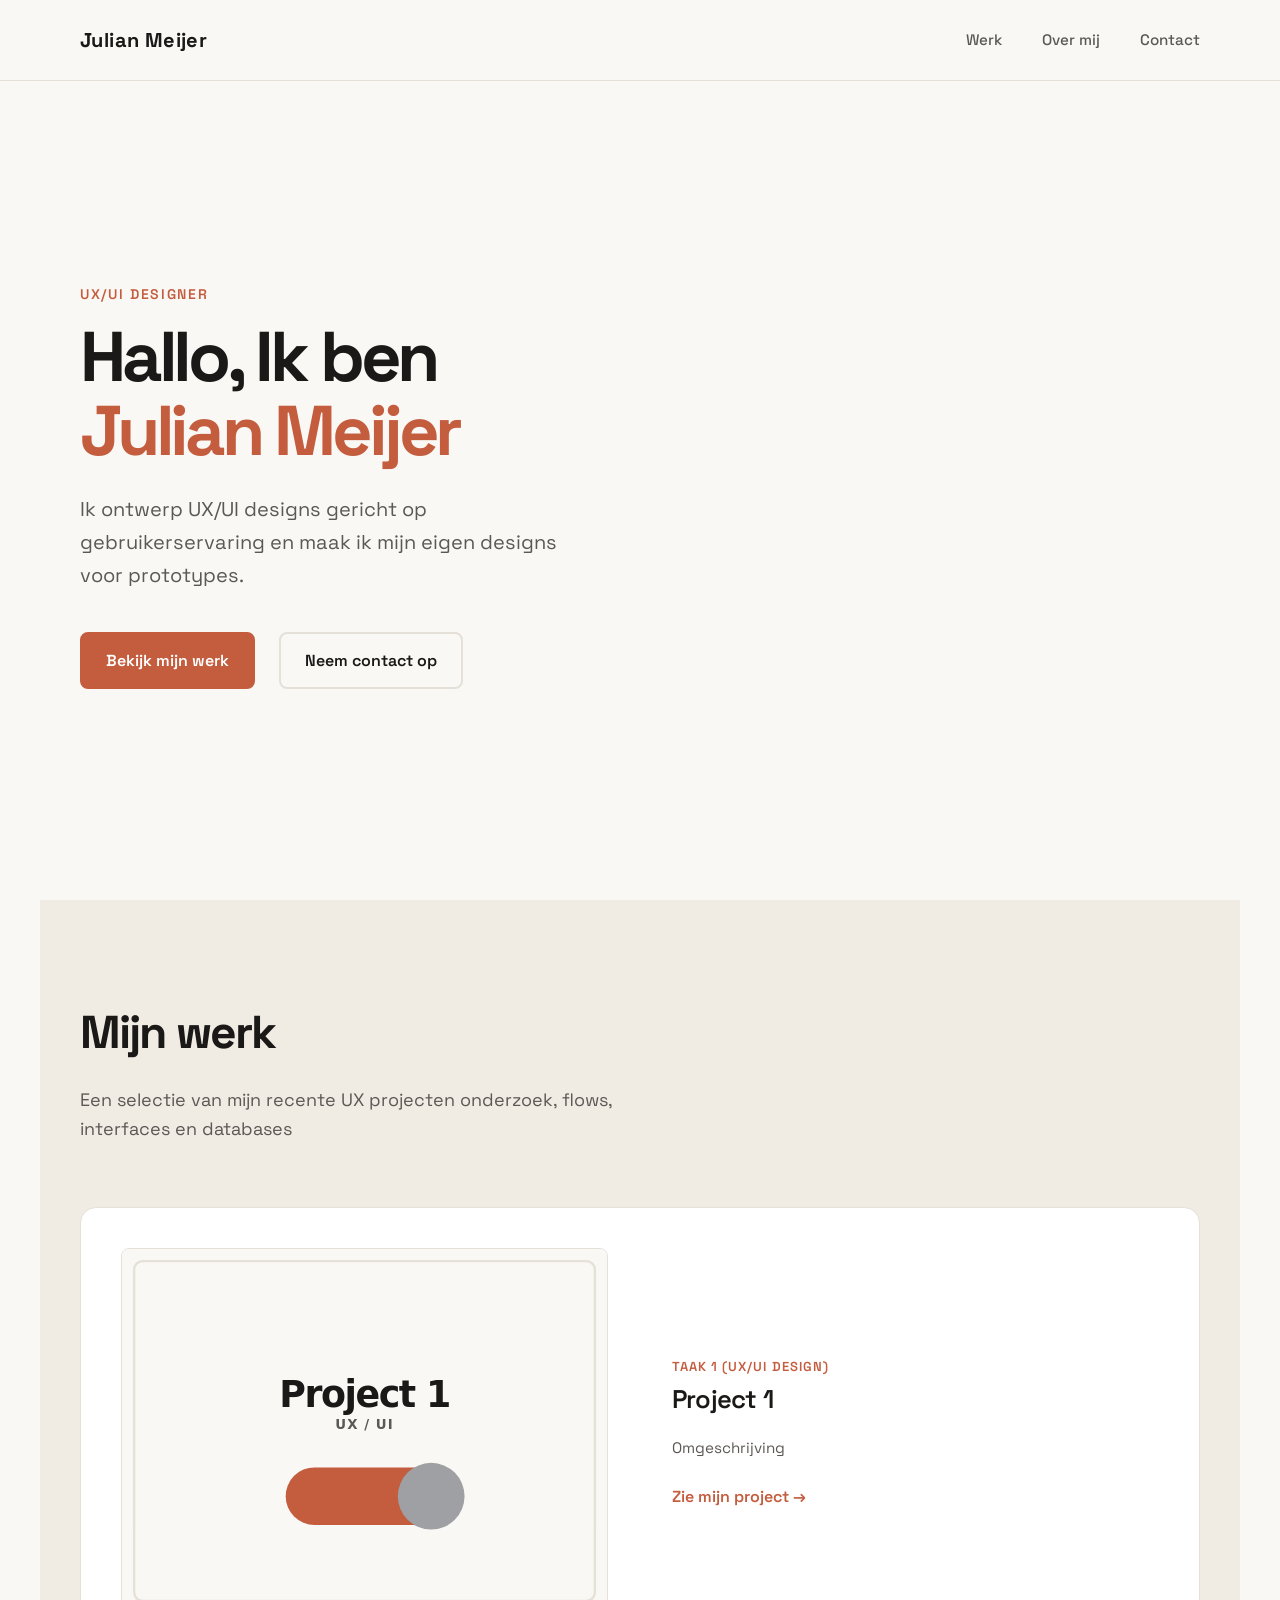
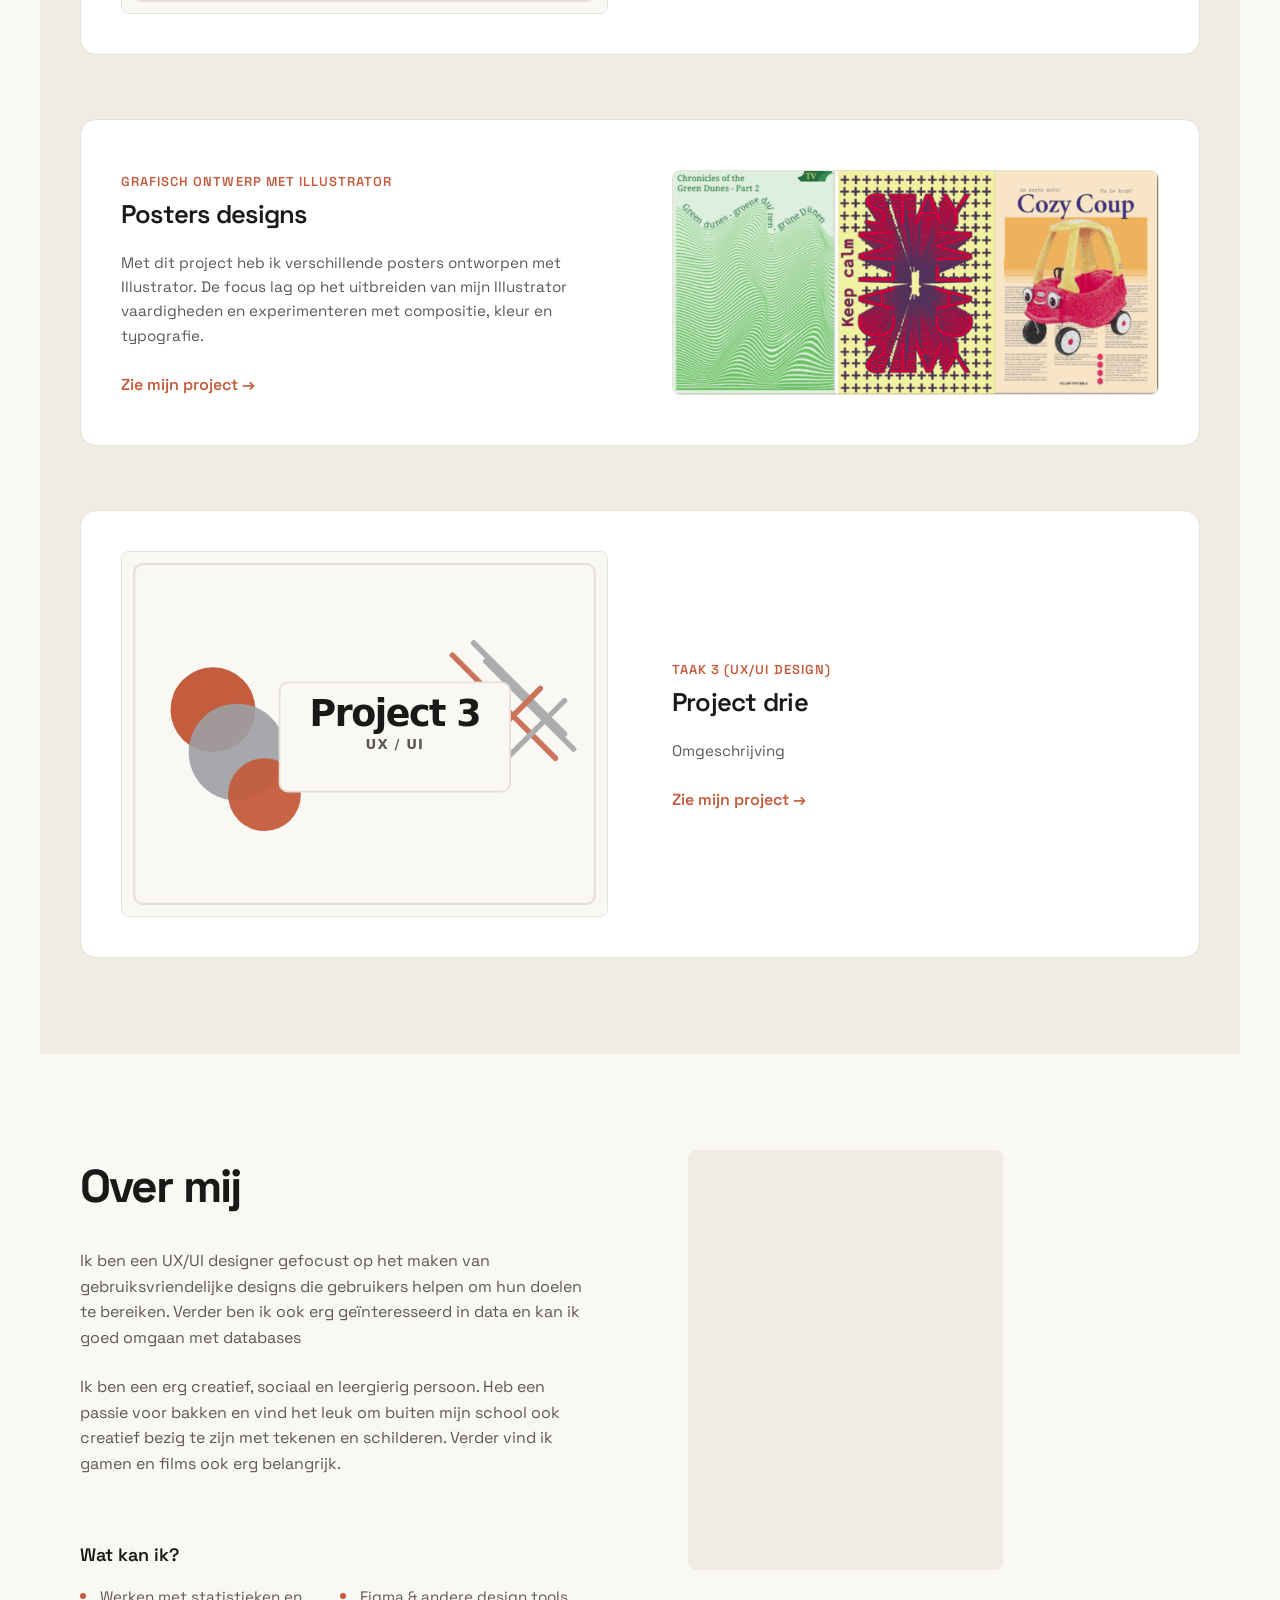
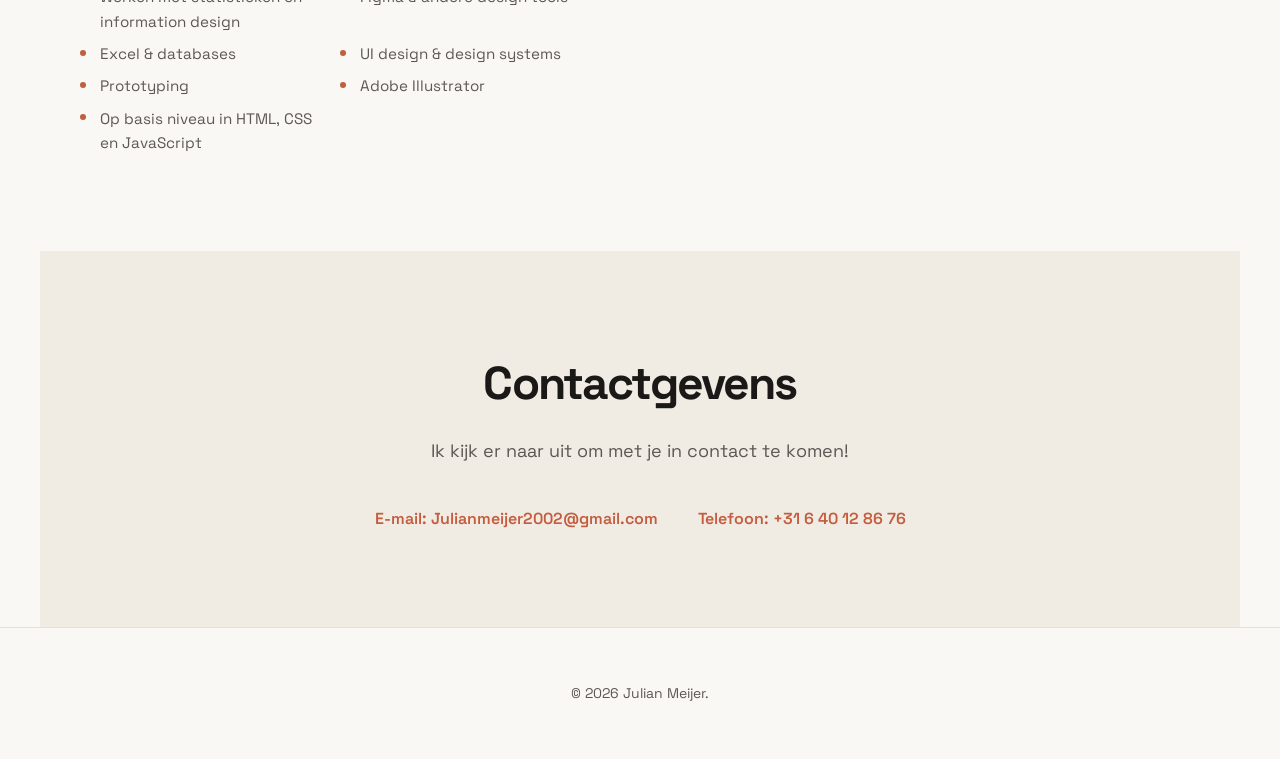
<file: Portfolio Julian Meijer website/index.html>
<!DOCTYPE html>
<html lang="nl">
<head>
    <meta charset="UTF-8">
    <meta name="viewport" content="width=device-width, initial-scale=1.0">
    <title>Julian Meijer — UX Designer</title>
    <meta name="description" content="Portfolio van Julian Meijer — UX design, user research en product design.">
    <link rel="preconnect" href="https://fonts.googleapis.com">
    <link rel="preconnect" href="https://fonts.gstatic.com" crossorigin>
    <link href="https://fonts.googleapis.com/css2?family=Space+Grotesk:wght@300;400;500;600;700&display=swap" rel="stylesheet">
    <link rel="stylesheet" href="styles.css">
</head>
<body>
    <header class="header">
        <nav class="nav">
            <a href="#" class="logo">Julian Meijer</a>
            <ul class="nav-links">
                <li><a href="#work">Werk</a></li>
                <li><a href="#about">Over mij</a></li>
                <li><a href="#contact">Contact</a></li>
            </ul>
            <button class="nav-toggle" aria-label="Menu openen">
                <span></span>
                <span></span>
                <span></span>
            </button>
        </nav>
    </header>

    <main>
        <section class="hero">
            <p class="hero-label">UX/UI Designer</p>
            <h1 class="hero-title">Hallo, Ik ben<span class="name">Julian Meijer</span></h1>
            <p class="hero-desc">Ik ontwerp UX/UI designs gericht op gebruikerservaring en maak ik mijn eigen designs voor prototypes. </p>
            <div class="hero-cta">
                <a href="#work" class="btn btn-primary">Bekijk mijn werk</a>
                <a href="#contact" class="btn btn-ghost">Neem contact op</a>
            </div>
        </section>

        <section id="work" class="section work">
            <h2 class="section-title">Mijn werk</h2>
            <p class="section-intro">Een selectie van mijn recente UX projecten onderzoek, flows, interfaces en databases</p>

            <div class="projects">
                <article class="project-card" data-aos>
                    <div class="project-image">
                        <img class="project-image-img" src="assets/project-1.svg" alt="Project 1 cover">
                    </div>
                    <div class="project-content">
                        <span class="project-meta">TAAK 1 (UX/UI Design)</span>
                        <h3 class="project-title">Project 1</h3>
                        <p class="project-desc"> Omgeschrijving</p>
                        <a href="#" class="project-link">Zie mijn project →</a>
                    </div>
                </article>

                <article class="project-card" data-aos>
                    <div class="project-image">
                        <img class="project-image-img" src="assets/project_2.png" alt="Project 2 cover">
                    </div>
                    <div class="project-content">
                        <span class="project-meta">Grafisch ontwerp met illustrator</span>
                        <h3 class="project-title">Posters designs</h3>
                        <p class="project-desc"> Met dit project heb ik verschillende posters ontworpen met Illustrator. De focus lag op het uitbreiden van mijn Illustrator vaardigheden en experimenteren met compositie, kleur en typografie.</p>
                        <a href="project2.html" class="project-link">Zie mijn project →</a>
                    </div>
                </article>

                <article class="project-card" data-aos>
                    <div class="project-image">
                        <img class="project-image-img" src="assets/project-3.svg" alt="Project 3 cover">
                    </div>
                    <div class="project-content">
                        <span class="project-meta">TAAK 3 (UX/UI Design)</span>
                        <h3 class="project-title">Project drie</h3>
                        <p class="project-desc"> Omgeschrijving</p>
                        <a href="#" class="project-link">Zie mijn project →</a>
                    </div>
                </article>
            </div>
        </section>

        <section id="about" class="section about">
            <div class="about-grid">
                <div class="about-content">
                    <h2 class="section-title">Over mij</h2>
                    <p class="about-text">Ik ben een UX/UI designer gefocust op het maken van gebruiksvriendelijke designs die gebruikers helpen om hun doelen te bereiken. Verder ben ik ook erg geïnteresseerd in data en kan ik goed omgaan met databases</p>
                    <p class="about-text">Ik ben een erg creatief, sociaal en leergierig persoon. Heb een passie voor bakken en vind het leuk om buiten mijn school ook creatief bezig te zijn met tekenen en schilderen. Verder vind ik gamen en films ook erg belangrijk.</p>
                    <div class="skills">
                        <h3 class="skills-title">Wat kan ik?</h3>
                        <ul class="skills-list">
                            <li>Werken met statistieken en information design</li>
                            <li>Figma & andere design tools</li>
                            <li>Excel & databases</li>
                            <li>UI design & design systems</li>
                            <li>Prototyping</li>
                            <li>Adobe Illustrator</li>
                            <li>Op basis niveau in HTML, CSS en JavaScript</li>
                        </ul>
                    </div>
                </div>
                <div class="about-visual">
                    <div class="about-image-placeholder">
                    </div>
                </div>
            </div>
        </section>

        <section id="contact" class="section contact">
            <h2 class="section-title">Contactgevens</h2>
            <p class="contact-intro">Ik kijk er naar uit om met je in contact te komen!</p>
            <div class="contact-links">
                <a href="mailto:julianmeijer2002@gmail.com" class="contact-link">E-mail: Julianmeijer2002@gmail.com</a>
                <a href="tel:+31612345678" class="contact-link">Telefoon: +31 6 40 12 86 76</a>
            </div>
        </section>
    </main>

    <footer class="footer">
        <p>© <span id="year"></span> Julian Meijer. </p>
    </footer>

    <script src="script.js"></script>
</body>
</html>
</file>
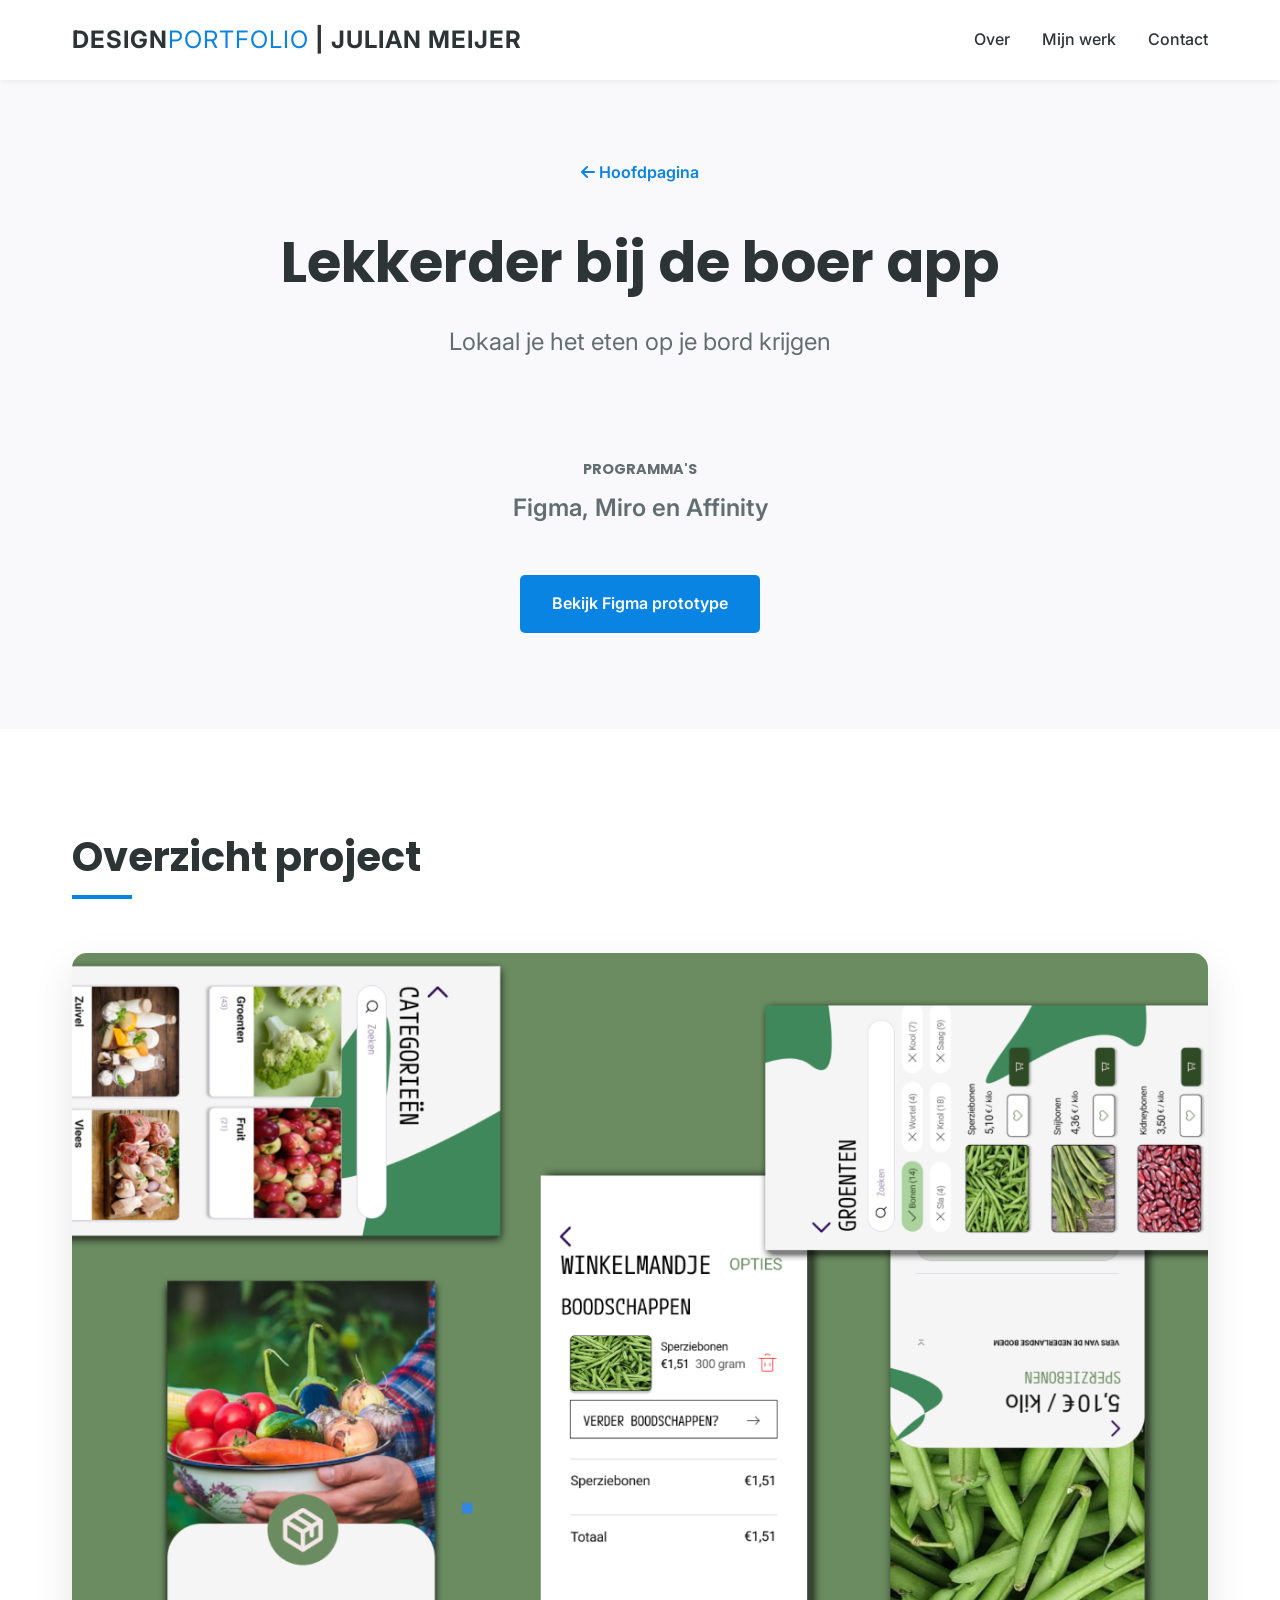
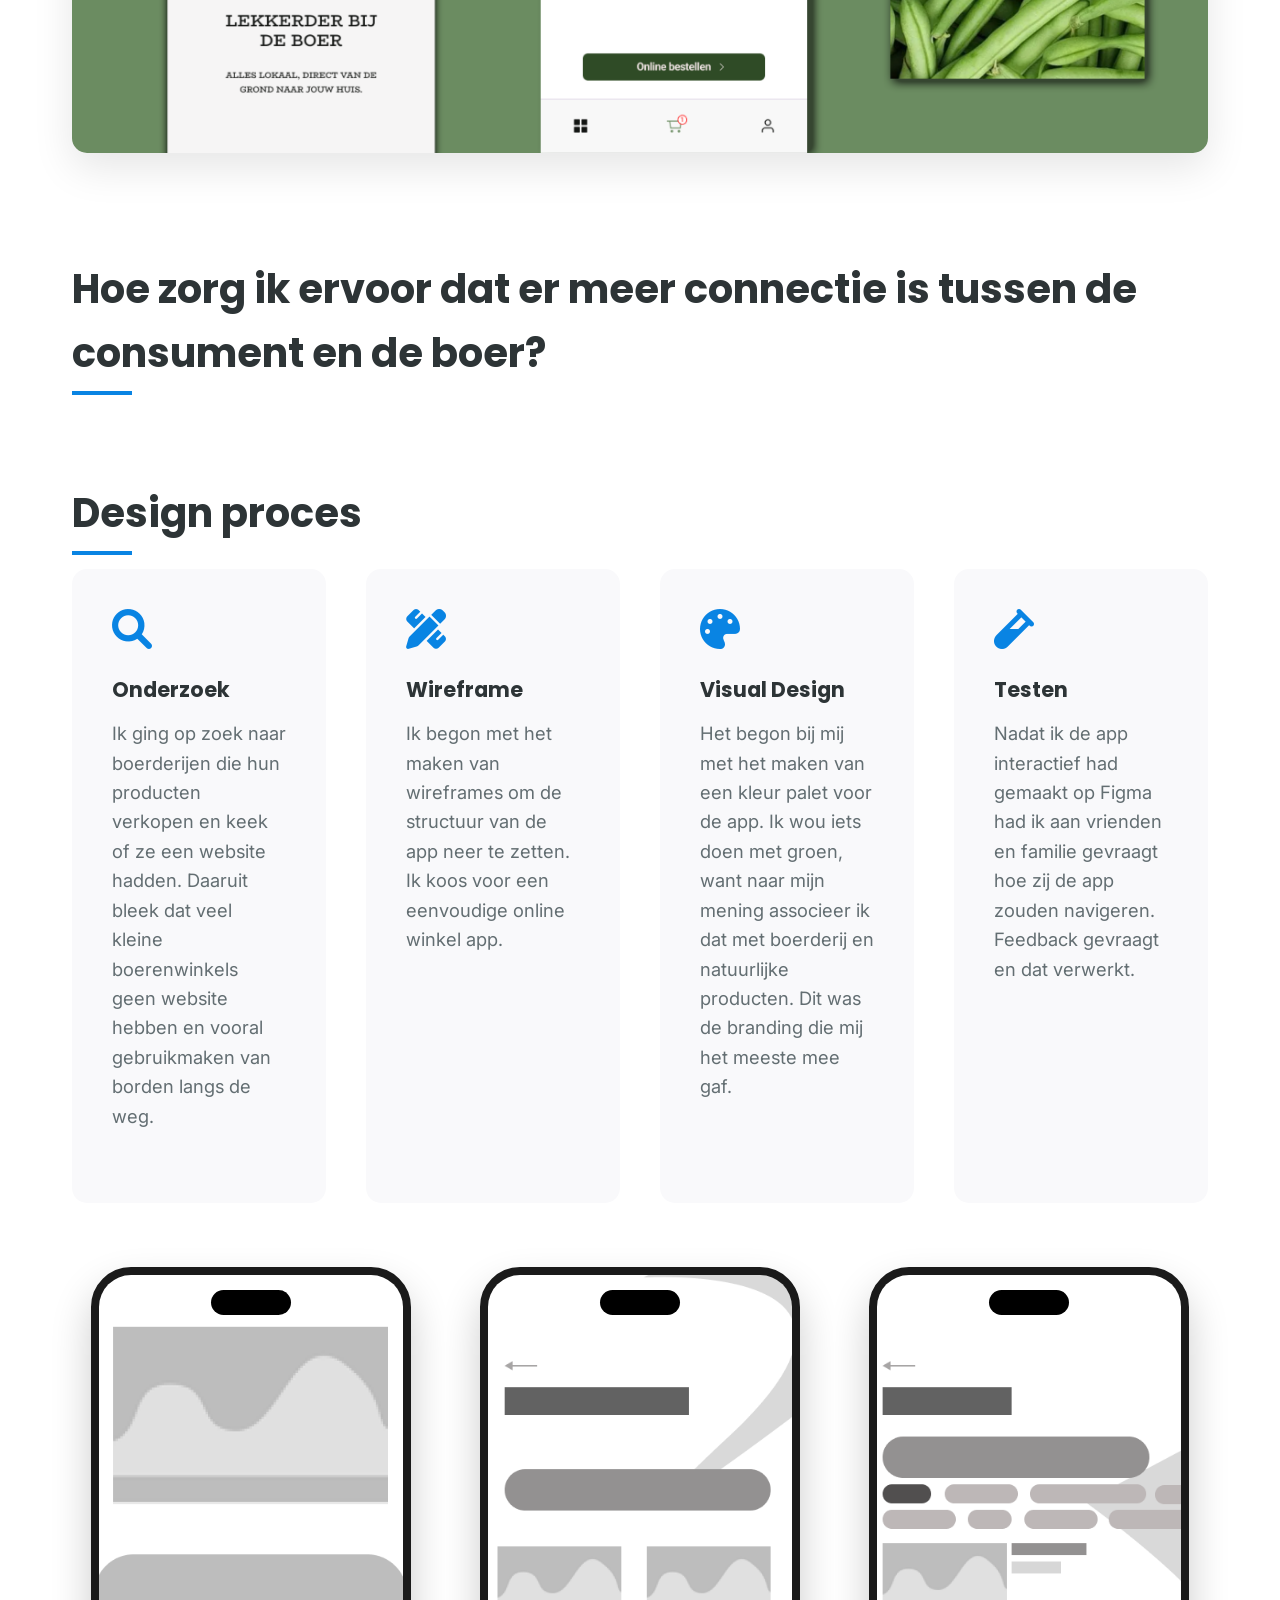
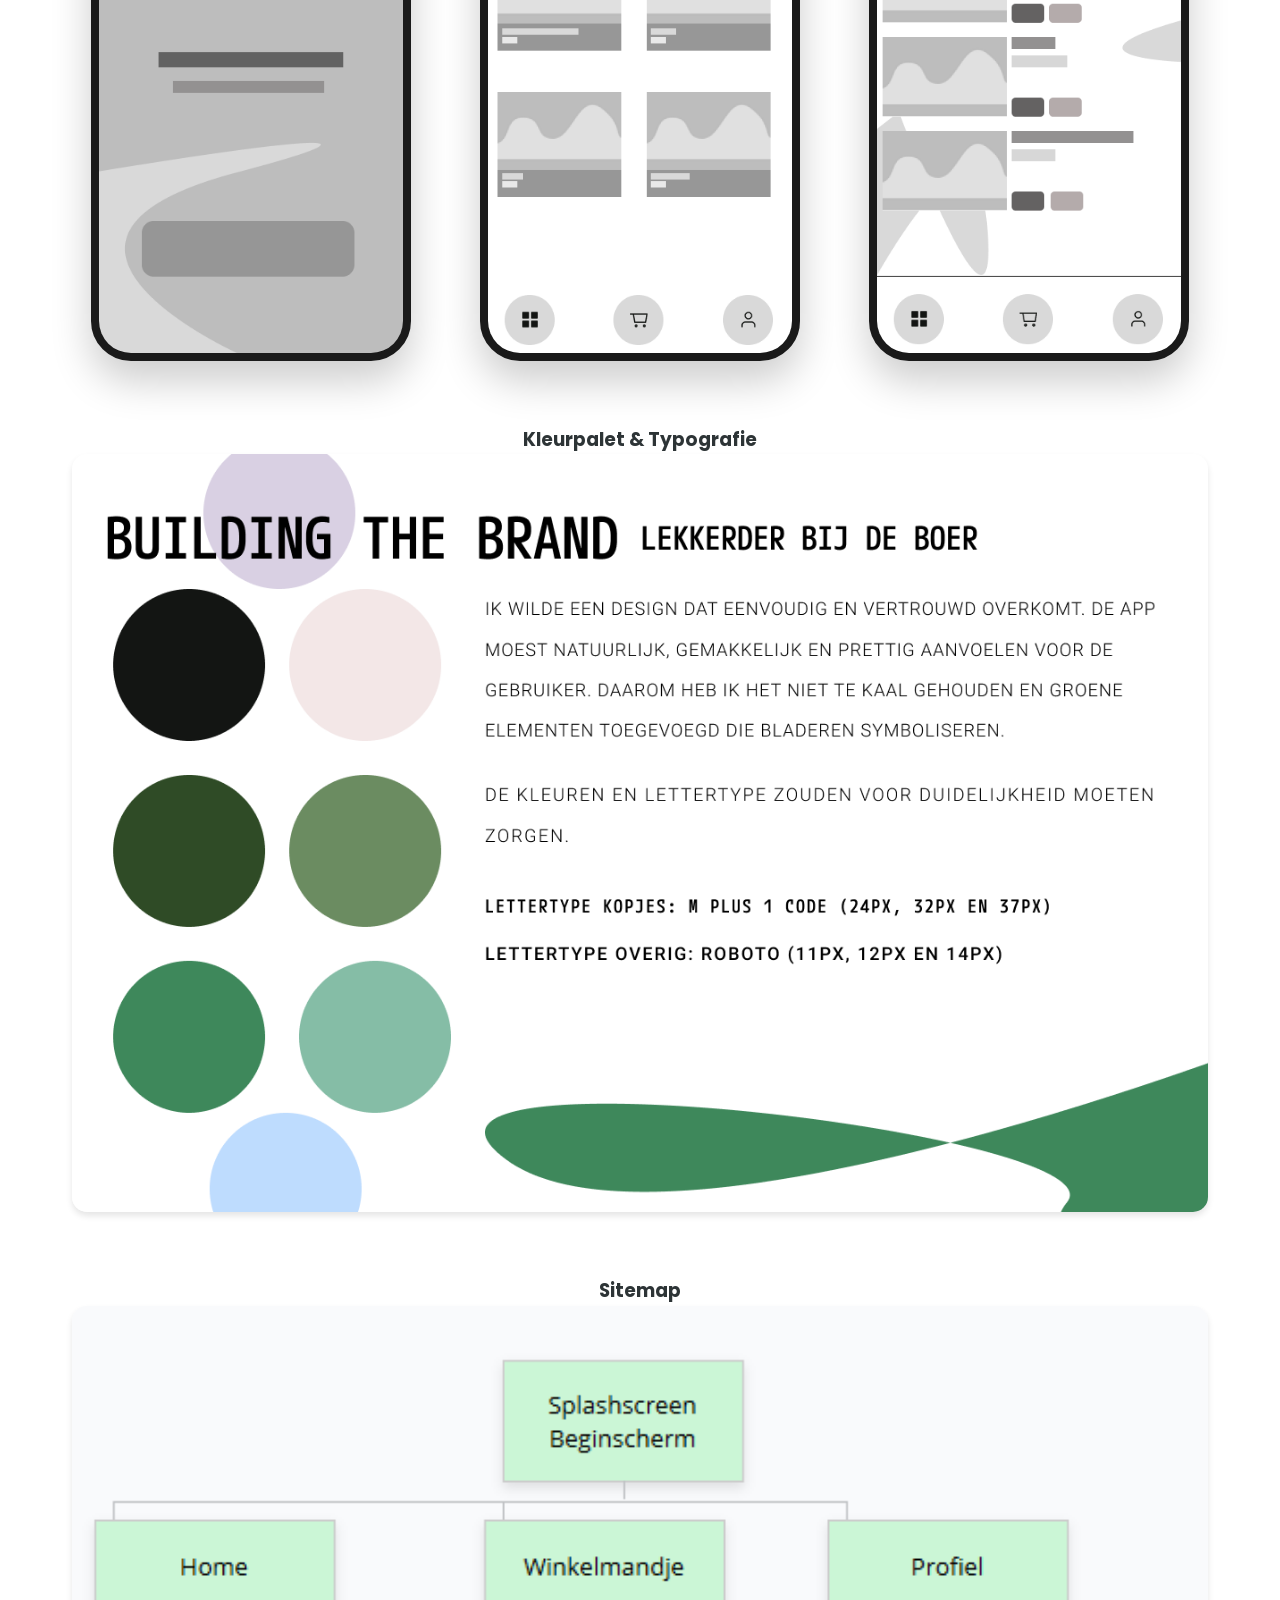
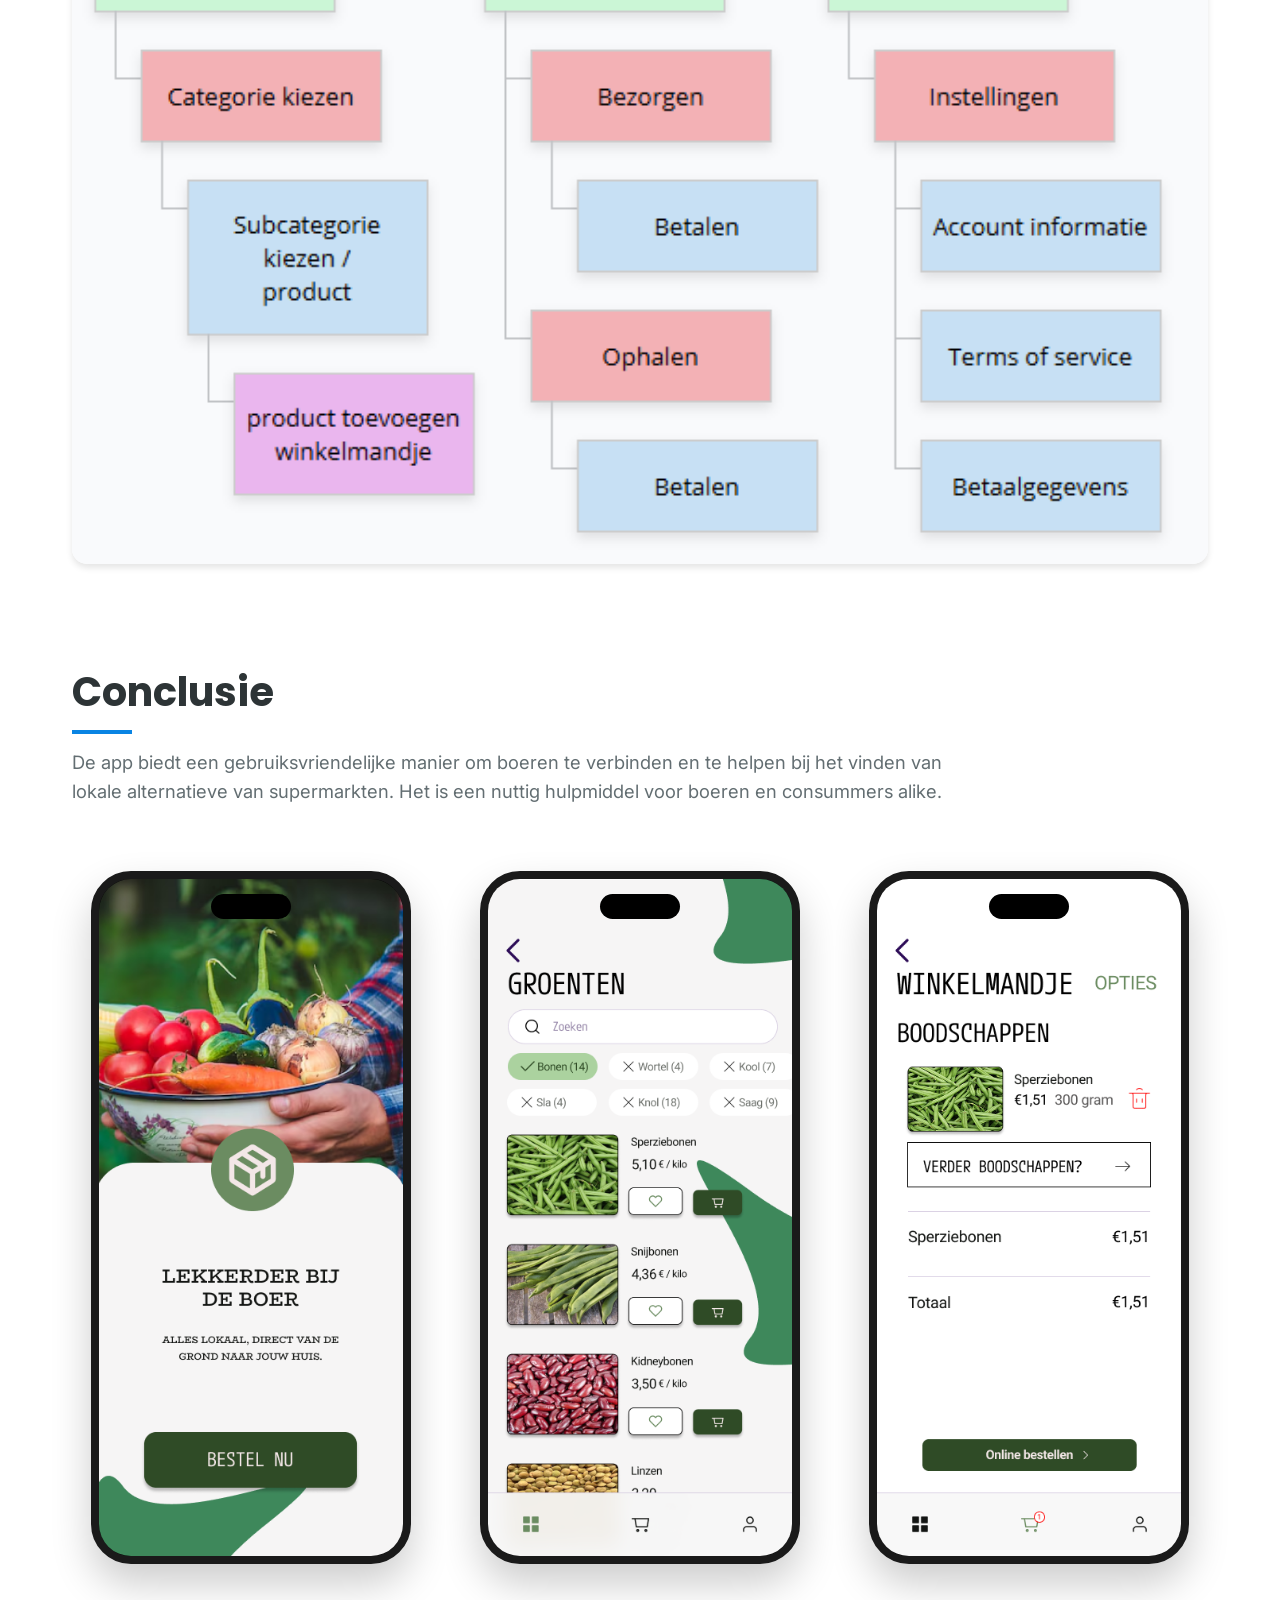
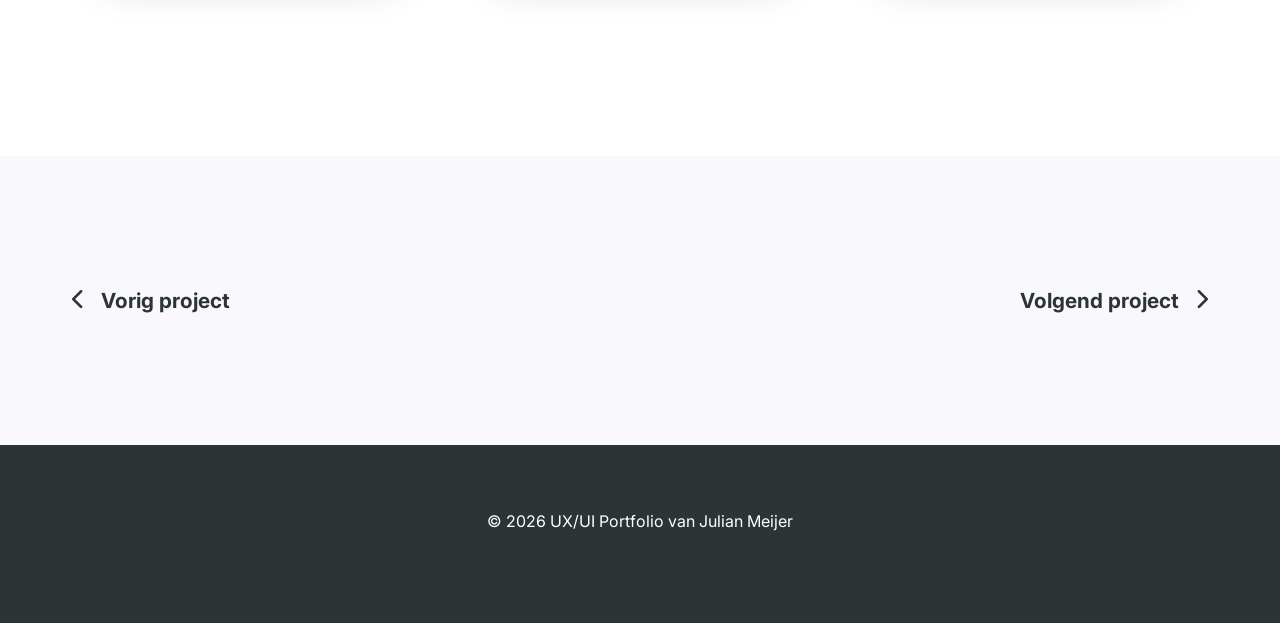
<file: project1.html>
<!DOCTYPE html>
<html lang="en">
<head>
    <meta charset="UTF-8">
    <meta name="viewport" content="width=device-width, initial-scale=1.0">
    <meta name="description" content="EcoConnect App Case Study - UX/UI Design for Sustainable Living">
    <title>Lekkerder bij de boer | Case Study</title>
    
    <!-- Google Fonts -->
    <link href="https://fonts.googleapis.com/css2?family=Inter:wght@300;400;500;600;700&family=Poppins:wght@400;600;700&display=swap" rel="stylesheet">
    
    <!-- Font Awesome for Icons -->
    <link rel="stylesheet" href="https://cdnjs.cloudflare.com/ajax/libs/font-awesome/6.0.0/css/all.min.css">
    
    <!-- Custom CSS -->
    <link rel="stylesheet" href="css/style.css">
</head>
<body>
    <!-- Navigation (Same as main page for consistency) -->
    <nav class="navbar">
        <div class="container">
            <a href="index.html" class="logo">DESIGN<span>PORTFOLIO</span> | JULIAN MEIJER</a>
            <ul class="nav-links">
                <li><a href="index.html#about">Over</a></li>
                <li><a href="index.html#work">Mijn werk</a></li>
                <li><a href="index.html#contact">Contact</a></li>
            </ul>
        </div>
    </nav>

    <!-- Case Study Hero -->
    <section class="case-study-hero">
        <div class="container">
            <a href="index.html#work" class="back-link"><i class="fas fa-arrow-left"></i> Hoofdpagina</a>
            <h1 class="fade-in">Lekkerder bij de boer app</h1>
            <p class="fade-in">Lokaal je het eten op je bord krijgen</p>
            <div class="case-study-meta fade-in">
                </div>
                <div class="meta-item">
                    <h4>Programma's</h4>
                    <p>Figma, Miro en Affinity</p>
                </div>
            </div>
            <a href="https://www.figma.com/proto/eXoz9DPEY7MuUuKVdr2Kxe/Project-Boer?node-id=7-13&p=f&viewport=747%2C1192%2C0.39&t=lHQ48CrJ2zAcIcA8-1&scaling=scale-down&content-scaling=fixed&starting-point-node-id=7%3A13&page-id=0%3A1" target="_blank" class="btn btn-primary fade-in">Bekijk Figma prototype</a>
        </div>
    </section>

    <!-- Case Study Content -->
    <section class="case-study-content section">
        <div class="container">
            <!-- Project Overview -->
            <div class="case-study-section">
                <h2>Overzicht project</h2>
                <div class="case-study-image">
                    <img src="assets/images/boer_alg.png" alt="Lekkerder bij de boer app design screens" loading="lazy">
                </div>
            </div>

            <!-- The Challenge -->
            <div class="case-study-section">
                <h2>Hoe zorg ik ervoor dat er meer connectie is tussen de consument en de boer?</h2>
            </div>

            <!-- Design Process -->
            <div class="case-study-section">
                <h2>Design proces</h2>
                <div class="process-grid">
                    <div class="process-step">
                        <i class="fas fa-search"></i>
                        <h3>Onderzoek</h3>
                        <p>Ik ging op zoek naar boerderijen die hun producten verkopen en keek of ze een website hadden. Daaruit bleek dat veel kleine boerenwinkels geen website hebben en vooral gebruikmaken van borden langs de weg.</p>
                    </div>
                    <div class="process-step">
                        <i class="fas fa-pencil-ruler"></i>
                        <h3>Wireframe</h3>
                        <p>Ik begon met het maken van wireframes om de structuur van de app neer te zetten. Ik koos voor een eenvoudige online winkel app.</p>
                    </div>
                    <div class="process-step">
                        <i class="fas fa-palette"></i>
                        <h3>Visual Design</h3>
                        <p>Het begon bij mij met het maken van een kleur palet voor de app. Ik wou iets doen met groen, want naar mijn mening associeer ik dat met boerderij en natuurlijke producten. Dit was de branding die mij het meeste mee gaf.</p>
                    </div>
                    <div class="process-step">
                        <i class="fas fa-vial"></i>
                        <h3>Testen</h3>
                        <p>Nadat ik de app interactief had gemaakt op Figma had ik aan vrienden en familie gevraagt hoe zij de app zouden navigeren. Feedback gevraagt en dat verwerkt.</p>
                    </div>
                </div>

                <!-- iPhone Wireframes Section -->
                <div class="iphone-frame-container">
                    <div class="iphone-frame">
                        <img src="assets/images/wireframe start.png" alt="iPhone 16 Wireframe hoofdpagina">
                    </div>
                    <div class="iphone-frame">
                        <img src="assets/images/wireframe home.png" alt="iPhone 16 Wireframe home page">
                    </div>
                    <div class="iphone-frame">
                        <img src="assets/images/wireframe - product.png" alt="iPhone 16 Wireframe product pagina">
                    </div>
                </div>

                <!-- Color Palette and Typography Section -->
                <div class="specs-section">
                    <h3>Kleurpalet & Typografie</h3>
                    <div class="specs-image">
                        <img src="assets/images/Huisstijl.png" alt="Huisstijl">
                    </div>
                </div>

                <!-- Sitemap Section -->
                <div class="specs-section">
                    <h3>Sitemap</h3>
                    <div class="specs-image">
                        <img src="assets/images/sitemap_boer.png" alt="Sitemap van het project" loading="lazy">
                    </div>
                </div>
            </div>

            <!-- Final Deliverables -->
            <div class="case-study-section">
                <h2>Conclusie</h2>
                <p>De app biedt een gebruiksvriendelijke manier om boeren te verbinden en te helpen bij het vinden van lokale alternatieve van supermarkten. Het is een nuttig hulpmiddel voor boeren en consummers alike.</p>
               <div class="iphone-frame-container">
                    <div class="iphone-frame">
                        <img src="assets/images/start_p1.png" alt="iPhone 16 start van app">
                    </div>
                    <div class="iphone-frame">
                        <img src="assets/images/Groenten.png" alt="iPhone 16 Geselecteerde algemene categorie">
                    </div>
                    <div class="iphone-frame">
                        <img src="assets/images/Winkelmandje.png" alt="iPhone 16 Winkelmandje">
                    </div>
                </div>
            </div>
    </section>

    <!-- Case Study Footer Navigation -->
    <section class="case-study-footer section bg-light">
        <div class="container">
            <div class="footer-nav">
                <a href="project3.html" class="footer-nav-link prev">
                    <i class="fas fa-chevron-left"></i> Vorig project
                </a>
                <a href="project2.html" class="footer-nav-link next">
                    Volgend project <i class="fas fa-chevron-right"></i>
                </a>
            </div>
        </div>
    </section>

    <!-- Footer (Same as main page) -->
    <footer class="footer">
        <div class="container">
            <p>&copy; 2026 UX/UI Portfolio van Julian Meijer</p>
        </div>
    </footer>

    <!-- Custom JS -->
    <script src="js/main.js"></script>
</body>
</html>
</file>
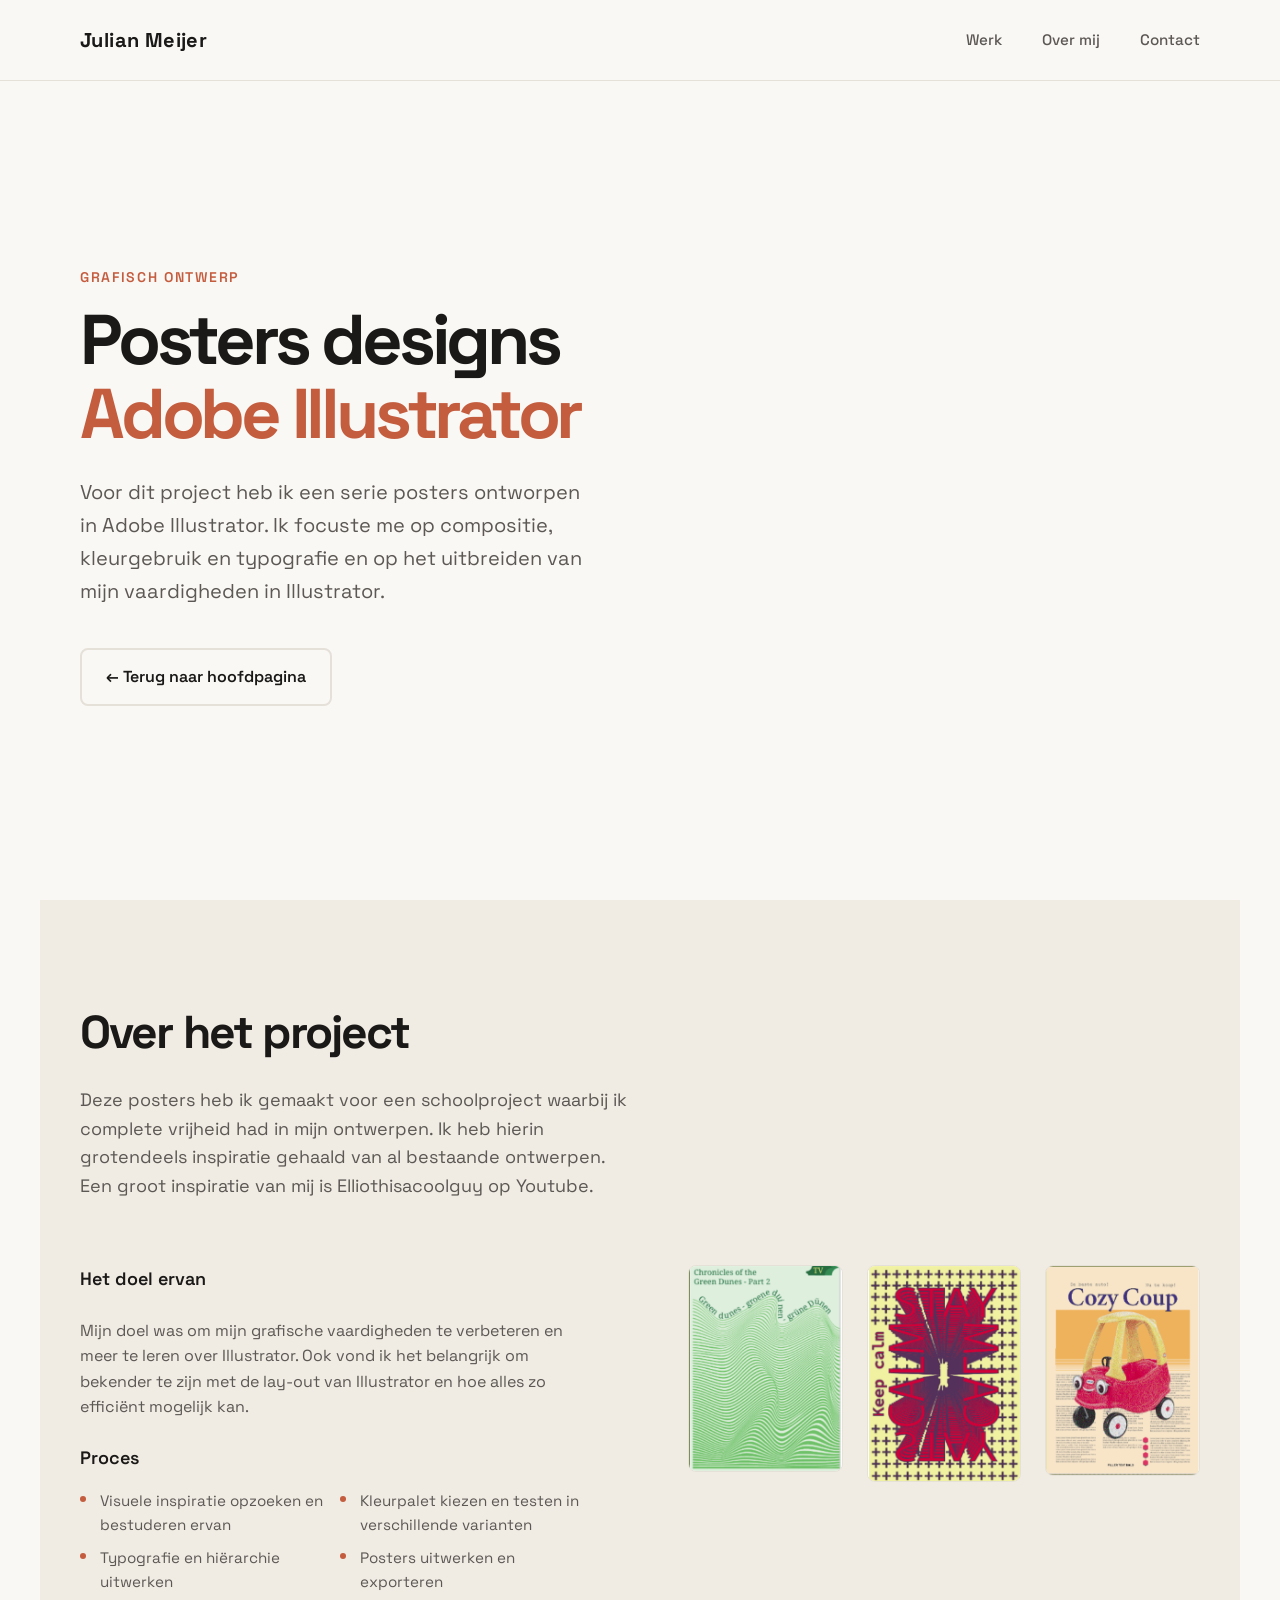
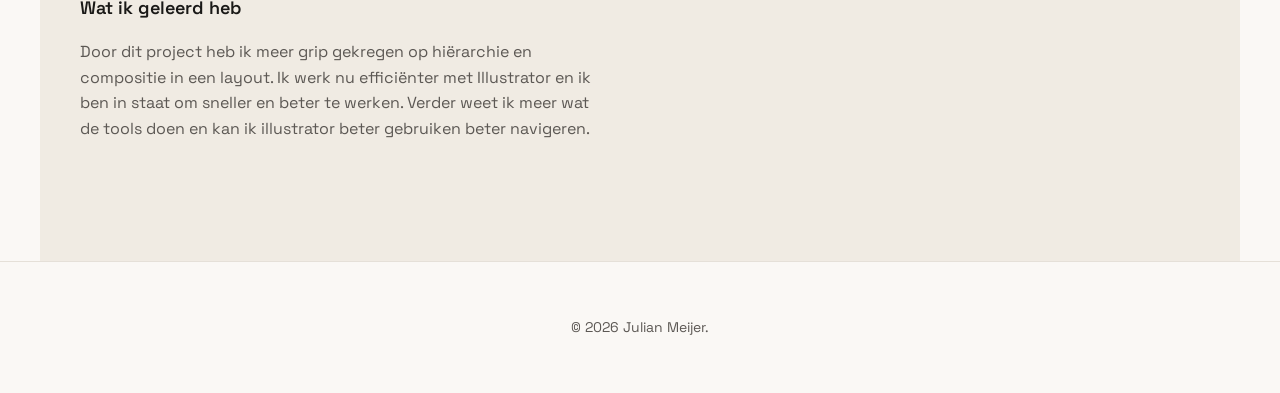
<file: Portfolio Julian Meijer website/project2.html>
<!DOCTYPE html>
<html lang="nl">
<head>
    <meta charset="UTF-8">
    <meta name="viewport" content="width=device-width, initial-scale=1.0">
    <title>Posters designs — Julian Meijer</title>
    <meta name="description" content="Case study: posters designs in Adobe Illustrator door Julian Meijer.">
    <link rel="preconnect" href="https://fonts.googleapis.com">
    <link rel="preconnect" href="https://fonts.gstatic.com" crossorigin>
    <link href="https://fonts.googleapis.com/css2?family=Space+Grotesk:wght@300;400;500;600;700&display=swap" rel="stylesheet">
    <link rel="stylesheet" href="styles.css">
</head>
<body>
    <header class="header">
        <nav class="nav">
            <a href="index.html" class="logo">Julian Meijer</a>
            <ul class="nav-links">
                <li><a href="index.html#work">Werk</a></li>
                <li><a href="index.html#about">Over mij</a></li>
                <li><a href="index.html#contact">Contact</a></li>
            </ul>
            <button class="nav-toggle" aria-label="Menu openen">
                <span></span>
                <span></span>
                <span></span>
            </button>
        </nav>
    </header>

    <main>
        <section class="hero">
            <p class="hero-label">Grafisch ontwerp</p>
            <h1 class="hero-title">Posters designs<span class="name">Adobe Illustrator</span></h1>
            <p class="hero-desc">
                Voor dit project heb ik een serie posters ontworpen in Adobe Illustrator.
                Ik focuste me op compositie, kleurgebruik en typografie en op het uitbreiden van mijn vaardigheden in Illustrator.
            </p>
            <div class="hero-cta">  
                <a href="index.html#work" class="btn btn-ghost">← Terug naar hoofdpagina</a>
            </div>
        </section>

        <section class="section work">
            <h2 class="section-title">Over het project</h2>
            <p class="section-intro">
                Deze posters heb ik gemaakt voor een schoolproject waarbij ik complete vrijheid had in mijn ontwerpen. Ik heb hierin grotendeels inspiratie gehaald van al bestaande ontwerpen. Een groot inspiratie van mij is Elliothisacoolguy op Youtube.
            </p>

            <div class="about-grid">
                <div class="about-content">
                    <h3 class="skills-title">Het doel ervan</h3>
                    <p class="about-text">
                        Mijn doel was om mijn grafische vaardigheden te verbeteren en meer te leren over Illustrator. Ook vond ik het belangrijk om bekender te zijn met de lay-out van Illustrator en hoe alles zo efficiënt mogelijk kan. 
                    </p>

                    <h3 class="skills-title">Proces</h3>
                    <ul class="skills-list">
                        <li>Visuele inspiratie opzoeken en bestuderen ervan</li>
                        <li>Kleurpalet kiezen en testen in verschillende varianten</li>
                        <li>Typografie en hiërarchie uitwerken</li>
                        <li>Posters uitwerken en exporteren</li>
                    </ul>

                    <h3 class="skills-title">Wat ik geleerd heb</h3>
                    <p class="about-text">
                        Door dit project heb ik meer grip gekregen op hiërarchie en compositie in een layout. Ik werk nu efficiënter met Illustrator en ik ben in staat om sneller en beter te werken. Verder weet ik meer wat de tools doen en kan ik illustrator beter gebruiken beter navigeren.
                    </p>
                </div>

                <div class="about-visual">
                    <div class="poster-gallery">
                        <img class="project-image-img" src="assets/Poster1.png" alt="Poster 1 ontwerp">
                        <img class="project-image-img" src="assets/Poster2.png" alt="Poster 2 ontwerp">
                        <img class="project-image-img" src="assets/Poster3.png" alt="Poster 3 ontwerp">
                    </div>
                </div>
            </div>
        </section>
    </main>

    <footer class="footer">
        <p>© <span id="year"></span> Julian Meijer.</p>
    </footer>

    <script src="script.js"></script>
</body>
</html>
</file>
<file: Portfolio Julian Meijer website/styles.css>
/* --- Variables --- */
:root {
    --bg: #faf8f5;
    --bg-alt: #f0ebe3;
    --text: #1a1917;
    --text-muted: #5c5854;
    --accent: #c45c3e;
    --accent-hover: #a84a2f;
    --border: #e5e0d8;
    --white: #fff;
    --font-sans: "Space Grotesk", system-ui, -apple-system, BlinkMacSystemFont, "Segoe UI", sans-serif;
    --font-serif: "Space Grotesk", system-ui, -apple-system, BlinkMacSystemFont, "Segoe UI", sans-serif;
    --space-xs: 0.5rem;
    --space-sm: 1rem;
    --space-md: 1.5rem;
    --space-lg: 2.5rem;
    --space-xl: 4rem;
    --space-2xl: 6rem;
    --radius: 8px;
    --radius-lg: 16px;
    --transition: 0.2s ease;
}

/* --- Reset & base --- */
*, *::before, *::after {
    box-sizing: border-box;
}

html {
    scroll-behavior: smooth;
}

body {
    margin: 0;
    font-family: var(--font-sans);
    font-size: 1rem;
    line-height: 1.6;
    color: var(--text);
    background: var(--bg);
    -webkit-font-smoothing: antialiased;
}

a {
    color: inherit;
    text-decoration: none;
}

ul {
    list-style: none;
    margin: 0;
    padding: 0;
}

img {
    max-width: 100%;
    height: auto;
    display: block;
}

.project-image-img {
    width: 100%;
    height: auto;
    border-radius: var(--radius);
    border: 1px solid var(--border);
}

/* Specifiek: afbeelding in project 2 iets compacter */
.project-card:nth-child(2) .project-image-img {
    max-height: 260px;
    margin-inline: auto;
    object-fit: contain;
}

/* Poster-galerij op project2-pagina */
.poster-gallery {
    display: grid;
    grid-template-columns: repeat(3, 1fr);
    gap: var(--space-md);
}

.poster-gallery .project-image-img {
    max-height: 420px;
    object-fit: contain;
    background: var(--bg);
}

@media (max-width: 900px) {
    .poster-gallery {
        grid-template-columns: 1fr;
    }
}

/* --- Header & nav --- */
.header {
    position: fixed;
    top: 0;
    left: 0;
    right: 0;
    z-index: 100;
    background: rgba(250, 248, 245, 0.9);
    backdrop-filter: blur(10px);
    border-bottom: 1px solid var(--border);
}

.nav {
    position: relative;
    display: flex;
    align-items: center;
    justify-content: space-between;
    max-width: 1200px;
    margin: 0 auto;
    padding: var(--space-md) var(--space-lg);
}

.logo {
    font-family: var(--font-serif);
    font-weight: 700;
    font-size: 1.25rem;
    letter-spacing: 0.02em;
}

.nav-links {
    display: flex;
    gap: var(--space-lg);
}

.nav-links a {
    font-size: 0.95rem;
    font-weight: 500;
    color: var(--text-muted);
    transition: color var(--transition);
}

.nav-links a:hover {
    color: var(--text);
}

.nav-toggle {
    display: none;
    flex-direction: column;
    gap: 6px;
    padding: 8px;
    background: none;
    border: none;
    cursor: pointer;
}

.nav-toggle span {
    width: 24px;
    height: 2px;
    background: var(--text);
}

/* --- Layout --- */
main {
    padding-top: 72px;
}

.section {
    max-width: 1200px;
    margin: 0 auto;
    padding: var(--space-2xl) var(--space-lg);
}

.section-title {
    font-family: var(--font-serif);
    font-size: clamp(2.1rem, 3.6vw, 2.9rem);
    font-weight: 700;
    margin: 0 0 var(--space-sm);
    letter-spacing: -0.04em;
}

.section-intro {
    font-size: 1.125rem;
    color: var(--text-muted);
    max-width: 560px;
    margin: 0 0 var(--space-xl);
}

/* --- Hero --- */
.hero {
    min-height: calc(100vh - 72px);
    display: flex;
    flex-direction: column;
    justify-content: center;
    max-width: 1200px;
    margin: 0 auto;
    padding: var(--space-2xl) var(--space-lg);
}

.hero-label {
    font-size: 0.875rem;
    font-weight: 600;
    text-transform: uppercase;
    letter-spacing: 0.12em;
    color: var(--accent);
    margin: 0 0 var(--space-sm);
}

.hero-title {
    font-family: var(--font-serif);
    font-size: clamp(2.8rem, 7vw, 4.4rem);
    font-weight: 700;
    line-height: 1.05;
    letter-spacing: -0.06em;
    margin: 0 0 var(--space-md);
}

.hero-title .name {
    display: block;
    color: var(--accent);
}

.hero-desc {
    font-size: 1.25rem;
    color: var(--text-muted);
    max-width: 520px;
    margin: 0 0 var(--space-lg);
    line-height: 1.65;
}

.hero-cta {
    display: flex;
    flex-wrap: wrap;
    gap: var(--space-md);
}

/* --- Buttons --- */
.btn {
    display: inline-flex;
    align-items: center;
    justify-content: center;
    padding: 0.875rem 1.5rem;
    font-family: var(--font-sans);
    font-size: 1rem;
    font-weight: 600;
    border-radius: var(--radius);
    transition: background var(--transition), color var(--transition), border-color var(--transition);
}

.btn-primary {
    background: var(--accent);
    color: var(--white);
    border: 2px solid var(--accent);
}

.btn-primary:hover {
    background: var(--accent-hover);
    border-color: var(--accent-hover);
}

.btn-ghost {
    background: transparent;
    color: var(--text);
    border: 2px solid var(--border);
}

.btn-ghost:hover {
    border-color: var(--text-muted);
    color: var(--text-muted);
}

/* --- Projects --- */
.work {
    background: var(--bg-alt);
}

.projects {
    display: flex;
    flex-direction: column;
    gap: var(--space-xl);
}

.project-card {
    display: grid;
    grid-template-columns: 1fr 1fr;
    gap: var(--space-xl);
    align-items: center;
    padding: var(--space-lg);
    background: var(--white);
    border-radius: var(--radius-lg);
    border: 1px solid var(--border);
    transition: box-shadow var(--transition), transform var(--transition);
}

.project-card:hover {
    box-shadow: 0 12px 40px rgba(0, 0, 0, 0.06);
}

.project-card:nth-child(even) .project-image {
    order: 2;
}

.project-card:nth-child(even) .project-content {
    order: 1;
}

.project-image-placeholder,
.about-image-placeholder {
    aspect-ratio: 4/3;
    background: var(--bg-alt);
    border-radius: var(--radius);
    display: flex;
    align-items: center;
    justify-content: center;
    color: var(--text-muted);
    font-size: 0.875rem;
}

.project-content {
    padding: var(--space-xs) 0;
}

.project-meta {
    font-size: 0.8125rem;
    font-weight: 600;
    text-transform: uppercase;
    letter-spacing: 0.08em;
    color: var(--accent);
    margin-bottom: var(--space-xs);
}

.project-title {
    font-family: var(--font-serif);
    font-size: 1.6rem;
    font-weight: 600;
    margin: 0 0 var(--space-sm);
    letter-spacing: -0.03em;
}

.project-desc {
    color: var(--text-muted);
    margin: 0 0 var(--space-md);
    font-size: 0.95rem;
}

.project-link {
    font-weight: 600;
    color: var(--accent);
    transition: color var(--transition);
}

.project-link:hover {
    color: var(--accent-hover);
}

/* --- About --- */
.about-grid {
    display: grid;
    grid-template-columns: 1fr 1fr;
    gap: var(--space-2xl);
    align-items: start;
}

.about-text {
    color: var(--text-muted);
    margin: 0 0 var(--space-md);
    max-width: 540px;
}

.about-text:first-of-type {
    margin-top: var(--space-md);
}

.skills {
    margin-top: var(--space-xl);
}

.skills-title {
    font-family: var(--font-serif);
    font-size: 1.125rem;
    font-weight: 600;
    margin: 0 0 var(--space-sm);
}

.skills-list {
    display: grid;
    grid-template-columns: 1fr 1fr;
    gap: var(--space-xs);
}

.skills-list li {
    font-size: 0.95rem;
    color: var(--text-muted);
    padding-left: 1.25rem;
    position: relative;
}

.skills-list li::before {
    content: "";
    position: absolute;
    left: 0;
    top: 0.5em;
    width: 6px;
    height: 6px;
    background: var(--accent);
    border-radius: 50%;
}

.about-image-placeholder {
    aspect-ratio: 3/4;
    max-height: 420px;
}

/* --- Contact --- */
.contact {
    background: var(--bg-alt);
    text-align: center;
}

.contact-intro {
    font-size: 1.125rem;
    color: var(--text-muted);
    margin: 0 0 var(--space-lg);
    max-width: 480px;
    margin-left: auto;
    margin-right: auto;
}

.contact-links {
    display: flex;
    flex-wrap: wrap;
    justify-content: center;
    gap: var(--space-lg);
}

.contact-link {
    font-weight: 600;
    color: var(--accent);
    transition: color var(--transition);
}

.contact-link:hover {
    color: var(--accent-hover);
}

/* --- Footer --- */
.footer {
    text-align: center;
    padding: var(--space-lg);
    font-size: 0.875rem;
    color: var(--text-muted);
    border-top: 1px solid var(--border);
}

/* --- Responsive --- */
@media (max-width: 900px) {
    .project-card,
    .project-card:nth-child(even) .project-image {
        grid-template-columns: 1fr;
        gap: var(--space-md);
    }

    .project-card:nth-child(even) .project-image,
    .project-card:nth-child(even) .project-content {
        order: unset;
    }

    .about-grid {
        grid-template-columns: 1fr;
    }

    .about-visual {
        order: -1;
    }

    .about-image-placeholder {
        max-height: 320px;
    }

    .skills-list {
        grid-template-columns: 1fr;
    }
}

@media (max-width: 640px) {
    .nav-links {
        display: none;
    }

    .nav-links.is-open {
        display: flex;
        position: absolute;
        top: 100%;
        left: 0;
        right: 0;
        flex-direction: column;
        gap: 0;
        padding: var(--space-md);
        background: var(--bg);
        border-bottom: 1px solid var(--border);
    }

    .nav-links.is-open a {
        padding: var(--space-sm);
    }

    .nav-toggle {
        display: flex;
    }

    .hero-cta {
        flex-direction: column;
    }

    .btn {
        width: 100%;
    }

    .section {
        padding: var(--space-xl) var(--space-md);
    }

    .contact-links {
        flex-direction: column;
    }
}
</file>
<file: css/style.css>
/* Reset and Base Styles */
* {
    margin: 0;
    padding: 0;
    box-sizing: border-box;
}

:root {
    --primary-color: #2D3436;
    --secondary-color: #0984E3;
    --accent-color: #6C5CE7;
    --bg-light: #F9F9FB;
    --text-color: #2D3436;
    --text-light: #636E72;
    --white: #FFFFFF;
    --transition: all 0.3s ease-in-out;
    --shadow: 0 4px 6px rgba(0, 0, 0, 0.1);
}

html {
    scroll-behavior: smooth;
}

body {
    font-family: 'Inter', sans-serif;
    line-height: 1.6;
    color: var(--text-color);
    background-color: var(--white);
    overflow-x: hidden;
}

h1, h2, h3, h4 {
    font-family: 'Poppins', sans-serif;
    font-weight: 700;
}

.container {
    max-width: 1200px;
    margin: 0 auto;
    padding: 0 2rem;
}

.section {
    padding: 6rem 0;
}

.bg-light {
    background-color: var(--bg-light);
}

/* Typography and Common Elements */
.section-header {
    text-align: center;
    margin-bottom: 4rem;
}

.section-header h2 {
    font-size: 2.5rem;
    margin-bottom: 1rem;
    text-transform: uppercase;
    letter-spacing: 2px;
}

.underline {
    width: 80px;
    height: 4px;
    background: var(--secondary-color);
    margin: 0 auto;
}

.highlight {
    color: var(--secondary-color);
}

/* Buttons */
.btn {
    display: inline-block;
    padding: 1rem 2rem;
    border-radius: 5px;
    text-decoration: none;
    font-weight: 600;
    transition: var(--transition);
    cursor: pointer;
    border: none;
    text-align: center;
}

.btn-primary {
    background-color: var(--secondary-color);
    color: var(--white);
}

.btn-primary:hover {
    background-color: #0773C7;
    transform: translateY(-3px);
    box-shadow: var(--shadow);
}

.btn-secondary {
    background-color: var(--primary-color);
    color: var(--white);
    margin-left: 1rem;
}

.btn-secondary:hover {
    background-color: #000;
    transform: translateY(-3px);
    box-shadow: var(--shadow);
}

.btn-outline {
    background-color: transparent;
    border: 2px solid var(--secondary-color);
    color: var(--secondary-color);
}

.btn-outline:hover {
    background-color: var(--secondary-color);
    color: var(--white);
}

/* Navbar */
.navbar {
    height: 80px;
    display: flex;
    align-items: center;
    background-color: var(--white);
    position: fixed;
    top: 0;
    width: 100%;
    z-index: 1000;
    box-shadow: 0 2px 5px rgba(0, 0, 0, 0.05);
}

.navbar .container {
    display: flex;
    justify-content: space-between;
    align-items: center;
    width: 100%;
}

.logo {
    font-size: 1.5rem;
    font-weight: 700;
    text-decoration: none;
    color: var(--primary-color);
    letter-spacing: 1px;
}

.logo span {
    font-weight: 400;
    color: var(--secondary-color);
}

.nav-links {
    display: flex;
    list-style: none;
}

.nav-links li {
    margin-left: 2rem;
}

.nav-links a {
    text-decoration: none;
    color: var(--primary-color);
    font-weight: 500;
    transition: var(--transition);
}

.nav-links a:hover {
    color: var(--secondary-color);
}

.burger {
    display: none;
    cursor: pointer;
}

.burger div {
    width: 25px;
    height: 3px;
    background-color: var(--primary-color);
    margin: 5px;
    transition: var(--transition);
}

/* Hero Section */
.hero {
    height: 100vh;
    background: linear-gradient(rgba(255, 255, 255, 0.9), rgba(255, 255, 255, 0.9)), 
                url('https://images.unsplash.com/photo-1497215728101-856f4ea42174?auto=format&fit=crop&w=1920&q=80') no-repeat center center/cover;
    display: flex;
    align-items: center;
}

.hero-content {
    max-width: 800px;
}

.hero h1 {
    font-size: 4rem;
    line-height: 1.2;
    margin-bottom: 1.5rem;
}

.hero p {
    font-size: 1.25rem;
    color: var(--text-light);
    margin-bottom: 2rem;
    max-width: 600px;
}

/* About Section */
.about-grid {
    display: grid;
    grid-template-columns: 2fr 1fr;
    gap: 4rem;
    align-items: start;
}

.about-text h3 {
    font-size: 1.8rem;
    margin-bottom: 1.5rem;
}

.about-text p {
    margin-bottom: 1.5rem;
    color: var(--text-light);
}

.skills-container {
    margin-top: 2rem;
}

.skills-list {
    display: flex;
    flex-wrap: wrap;
    gap: 0.8rem;
    margin-top: 1rem;
}

.skill-tag {
    background-color: var(--bg-light);
    color: var(--secondary-color);
    padding: 0.5rem 1rem;
    border-radius: 50px;
    font-size: 0.9rem;
    font-weight: 600;
    border: 1px solid rgba(9, 132, 227, 0.1);
}

.experience-card {
    background-color: var(--white);
    padding: 2rem;
    border-radius: 10px;
    box-shadow: var(--shadow);
    margin-bottom: 2rem;
    text-align: center;
    transition: var(--transition);
}

.experience-card:hover {
    transform: translateY(-5px);
}

.experience-card i {
    font-size: 2.5rem;
    color: var(--secondary-color);
    margin-bottom: 1rem;
}

.experience-card h4 {
    margin-bottom: 0.5rem;
}

/* Work Section */
.projects-grid {
    display: flex;
    flex-direction: column;
    gap: 6rem;
}

.project-item {
    display: grid;
    grid-template-columns: 1fr 1fr;
    gap: 4rem;
    align-items: center;
}

.project-info h3 {
    font-size: 2.2rem;
    margin-bottom: 1rem;
}

.project-role {
    margin-bottom: 1rem;
    font-size: 1.1rem;
}

.project-desc {
    color: var(--text-light);
    margin-bottom: 2rem;
}

.project-image img {
    width: 100%;
    border-radius: 10px;
    box-shadow: 0 10px 30px rgba(0, 0, 0, 0.15);
    transition: var(--transition);
}

.project-image img:hover {
    transform: scale(1.02);
}

/* Contact Section */
.contact-grid {
    display: grid;
    grid-template-columns: 1fr 1.5fr;
    gap: 4rem;
}

.contact-info h3 {
    font-size: 1.8rem;
    margin-bottom: 1.5rem;
}

.contact-methods {
    list-style: none;
    margin-top: 2rem;
}

.contact-methods li {
    display: flex;
    align-items: flex-start;
    margin-bottom: 2rem;
}

.contact-methods i {
    font-size: 1.5rem;
    color: var(--secondary-color);
    margin-right: 1.5rem;
    margin-top: 0.2rem;
}

.contact-methods h4 {
    margin-bottom: 0.2rem;
}

.contact-methods p {
    color: var(--text-light);
}

.contact-form {
    background-color: var(--bg-light);
    padding: 3rem;
    border-radius: 10px;
}

.form-group {
    margin-bottom: 1.5rem;
}

.form-group label {
    display: block;
    margin-bottom: 0.5rem;
    font-weight: 600;
}

.form-group input,
.form-group textarea {
    width: 100%;
    padding: 0.8rem;
    border: 1px solid #ddd;
    border-radius: 5px;
    font-family: inherit;
    font-size: 1rem;
    transition: var(--transition);
}

.form-group input:focus,
.form-group textarea:focus {
    outline: none;
    border-color: var(--secondary-color);
    box-shadow: 0 0 0 2px rgba(9, 132, 227, 0.1);
}

/* Footer */
.footer {
    background-color: var(--primary-color);
    color: var(--white);
    padding: 4rem 0;
    text-align: center;
}

.footer p {
    margin-bottom: 1.5rem;
}

.social-links a {
    color: var(--white);
    font-size: 1.5rem;
    margin: 0 1rem;
    transition: var(--transition);
}

.social-links a:hover {
    color: var(--secondary-color);
}

/* Animations */
.fade-in {
    animation: fadeIn 1s ease-out forwards;
}

@keyframes fadeIn {
    from {
        opacity: 0;
        transform: translateY(20px);
    }
    to {
        opacity: 1;
        transform: translateY(0);
    }
}

/* Mobile Responsive */
@media screen and (max-width: 1024px) {
    .hero h1 {
        font-size: 3rem;
    }
    
    .about-grid, .contact-grid {
        grid-template-columns: 1fr;
        gap: 2rem;
    }
    
    .project-item {
        grid-template-columns: 1fr;
        gap: 2rem;
    }
}

@media screen and (max-width: 768px) {
    .nav-links {
        position: fixed;
        right: 0px;
        height: 100vh;
        top: 80px;
        background-color: var(--white);
        display: flex;
        flex-direction: column;
        align-items: center;
        width: 100%;
        transform: translateX(100%);
        transition: transform 0.5s ease-in;
        box-shadow: 0 10px 20px rgba(0,0,0,0.1);
    }
    
    .nav-links li {
        margin: 2rem 0;
    }
    
    .burger {
        display: block;
    }
    
    .nav-active {
        transform: translateX(0%);
    }
    
    .hero h1 {
        font-size: 2.5rem;
    }
    
    .section {
        padding: 4rem 0;
    }
}

/* Case Study Pages Styles */
.case-study-hero {
    padding: 10rem 0 6rem;
    background-color: var(--bg-light);
    text-align: center;
}

.back-link {
    display: inline-block;
    margin-bottom: 2rem;
    text-decoration: none;
    color: var(--secondary-color);
    font-weight: 600;
    transition: var(--transition);
}

.back-link:hover {
    transform: translateX(-5px);
}

.case-study-hero h1 {
    font-size: 3.5rem;
    margin-bottom: 1rem;
}

.case-study-hero p {
    font-size: 1.5rem;
    color: var(--text-light);
    margin-bottom: 3rem;
}

.case-study-meta {
    display: flex;
    justify-content: center;
    gap: 4rem;
    margin-bottom: 3rem;
    text-align: left;
}

.meta-item h4 {
    font-size: 0.9rem;
    text-transform: uppercase;
    color: var(--text-light);
    margin-bottom: 0.5rem;
}

.meta-item p {
    font-weight: 600;
}

.case-study-section {
    margin-bottom: 6rem;
}

.case-study-section h2 {
    font-size: 2.5rem;
    margin-bottom: 1.5rem;
    position: relative;
}

.case-study-section h2::after {
    content: '';
    position: absolute;
    bottom: -10px;
    left: 0;
    width: 60px;
    height: 4px;
    background: var(--secondary-color);
}

.case-study-section p {
    font-size: 1.15rem;
    color: var(--text-light);
    margin-bottom: 2rem;
    max-width: 900px;
}

.case-study-image {
    margin: 4rem 0;
    width: 100%;
}

.case-study-image img {
    width: 100%;
    border-radius: 15px;
    box-shadow: 0 15px 40px rgba(0, 0, 0, 0.1);
}

.process-grid {
    display: grid;
    grid-template-columns: repeat(auto-fit, minmax(250px, 1fr));
    gap: 2.5rem;
    margin-bottom: 4rem;
}

.process-step {
    background-color: var(--bg-light);
    padding: 2.5rem;
    border-radius: 15px;
    transition: var(--transition);
}

.process-step:hover {
    transform: translateY(-5px);
    box-shadow: var(--shadow);
}

.process-step i {
    font-size: 2.5rem;
    color: var(--secondary-color);
    margin-bottom: 1.5rem;
}

.process-step h3 {
    margin-bottom: 0.8rem;
    font-size: 1.3rem;
}

.deliverables-grid {
    display: grid;
    grid-template-columns: repeat(auto-fit, minmax(400px, 1fr));
    gap: 3rem;
}

.deliverable-item {
    text-align: center;
}

.deliverable-item img {
    width: 100%;
    border-radius: 15px;
    margin-bottom: 1.5rem;
    box-shadow: var(--shadow);
}

.deliverable-item h4 {
    font-size: 1.2rem;
}

.outcomes-grid {
    display: flex;
    gap: 6rem;
    margin: 3rem 0;
}

/* iPhone Frames and Specs Styles */
.iphone-frame-container {
    display: grid;
    grid-template-columns: repeat(3, 1fr);
    gap: 2rem;
    margin: 4rem 0;
}

.iphone-frame {
    position: relative;
    width: 100%;
    max-width: 320px;
    margin: 0 auto;
    border: 8px solid #1a1a1a;
    border-radius: 40px;
    aspect-ratio: 9 / 19.5;
    overflow: hidden;
    background-color: #000;
    box-shadow: 0 20px 40px rgba(0, 0, 0, 0.2);
}

.iphone-frame img {
    width: 100%;
    height: 100%;
    object-fit: cover;
}

/* Dynamic Island */
.iphone-frame::before {
    content: '';
    position: absolute;
    top: 15px;
    left: 50%;
    transform: translateX(-50%);
    width: 80px;
    height: 25px;
    background: #000;
    border-radius: 20px;
    z-index: 2;
}

.specs-section {
    margin-top: 4rem;
    text-align: center;
}

.specs-image {
    width: 100%;
    border-radius: 15px;
    box-shadow: var(--shadow);
    overflow: hidden;
}

.specs-image img {
    width: 100%;
    display: block;
}

.outcome-card h3 {
    font-size: 4rem;
    color: var(--secondary-color);
    margin-bottom: 0.5rem;
}

.outcome-card p {
    font-weight: 700;
    font-size: 1.1rem;
    color: var(--text-color);
}

.footer-nav {
    display: flex;
    justify-content: space-between;
    padding: 2rem 0;
}

.footer-nav-link {
    text-decoration: none;
    color: var(--primary-color);
    font-weight: 700;
    font-size: 1.3rem;
    transition: var(--transition);
    display: flex;
    align-items: center;
    gap: 1rem;
}

.footer-nav-link:hover {
    color: var(--secondary-color);
}

@media (max-width: 768px) {
    .case-study-hero {
        padding: 8rem 0 4rem;
    }
    .case-study-hero h1 {
        font-size: 2.5rem;
    }
    .case-study-hero p {
        font-size: 1.2rem;
    }
    .case-study-meta {
        flex-direction: column;
        gap: 2rem;
        text-align: center;
    }
    .case-study-section h2 {
        font-size: 2rem;
    }
    .outcomes-grid {
        flex-direction: column;
        gap: 3rem;
    }
    .deliverables-grid {
        grid-template-columns: 1fr;
    }
    
    .iphone-frame-container {
        grid-template-columns: 1fr;
        gap: 3rem;
    }
}
</file>
